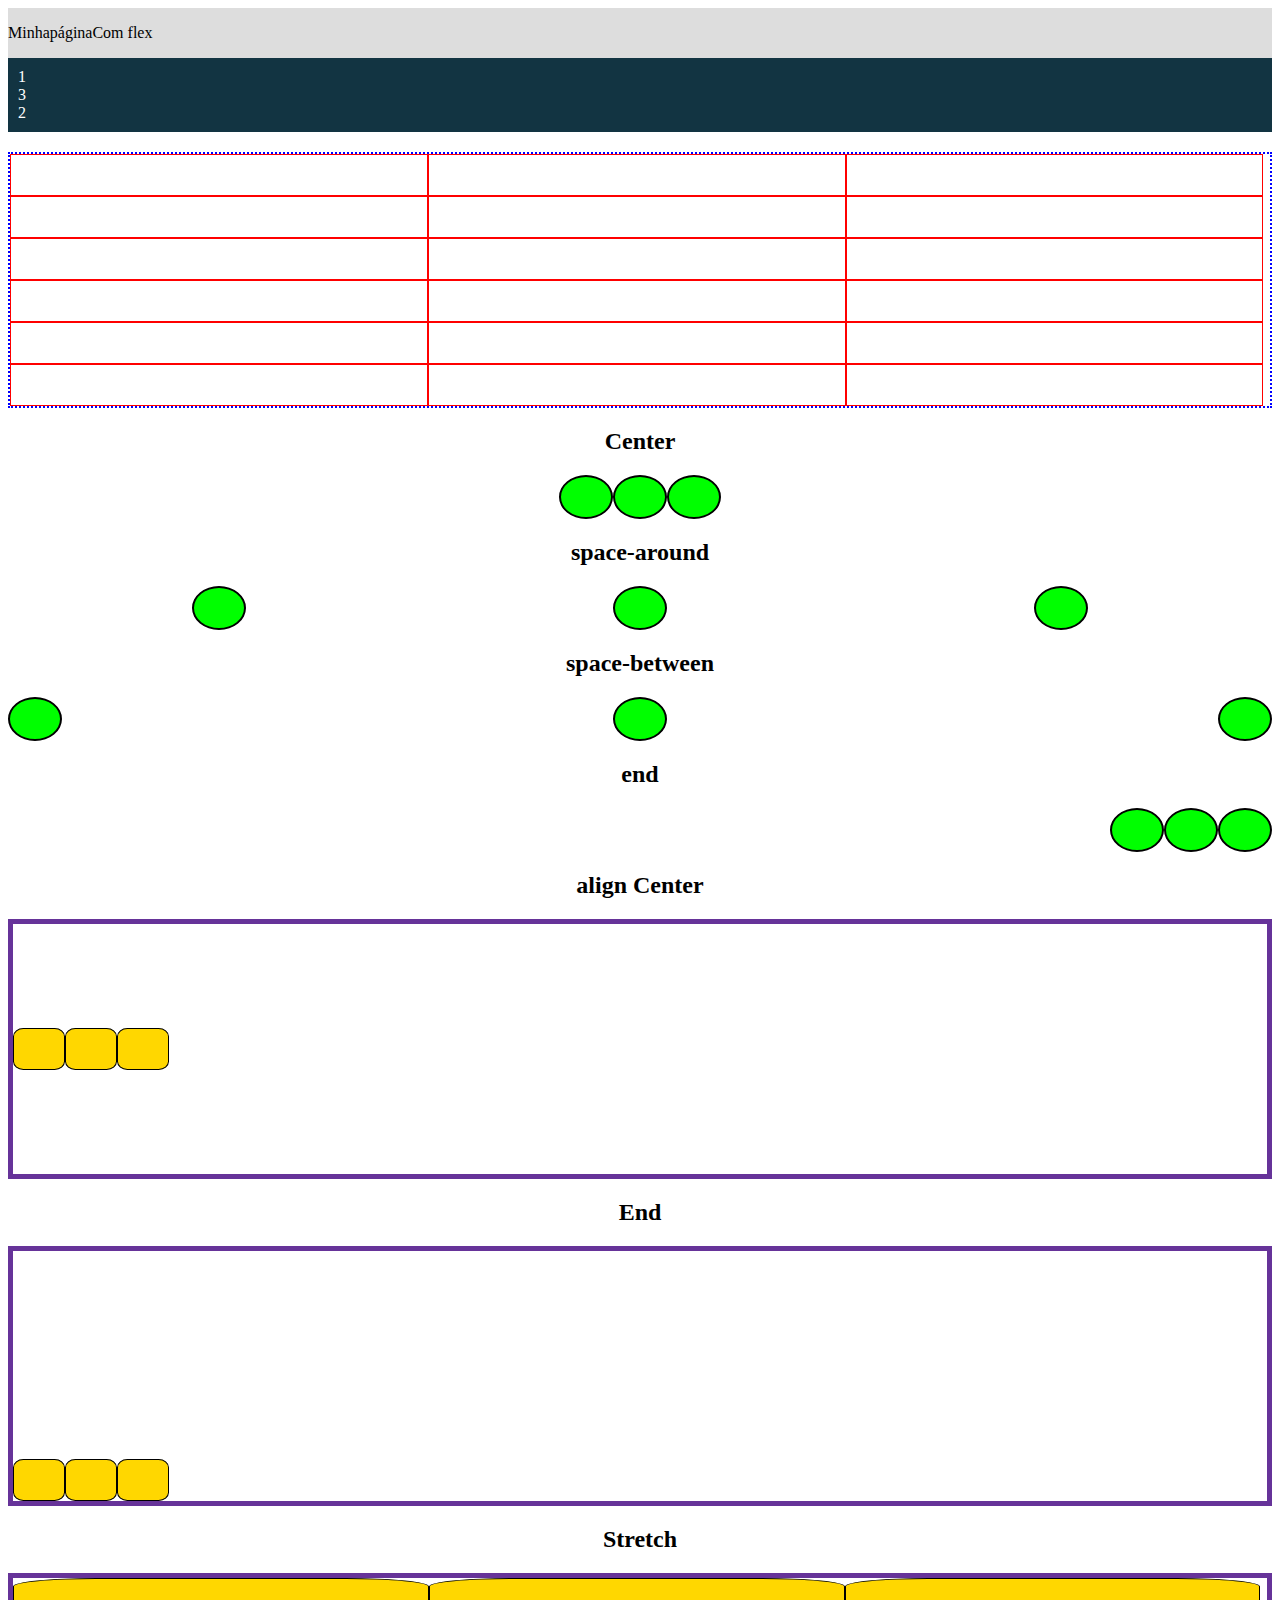
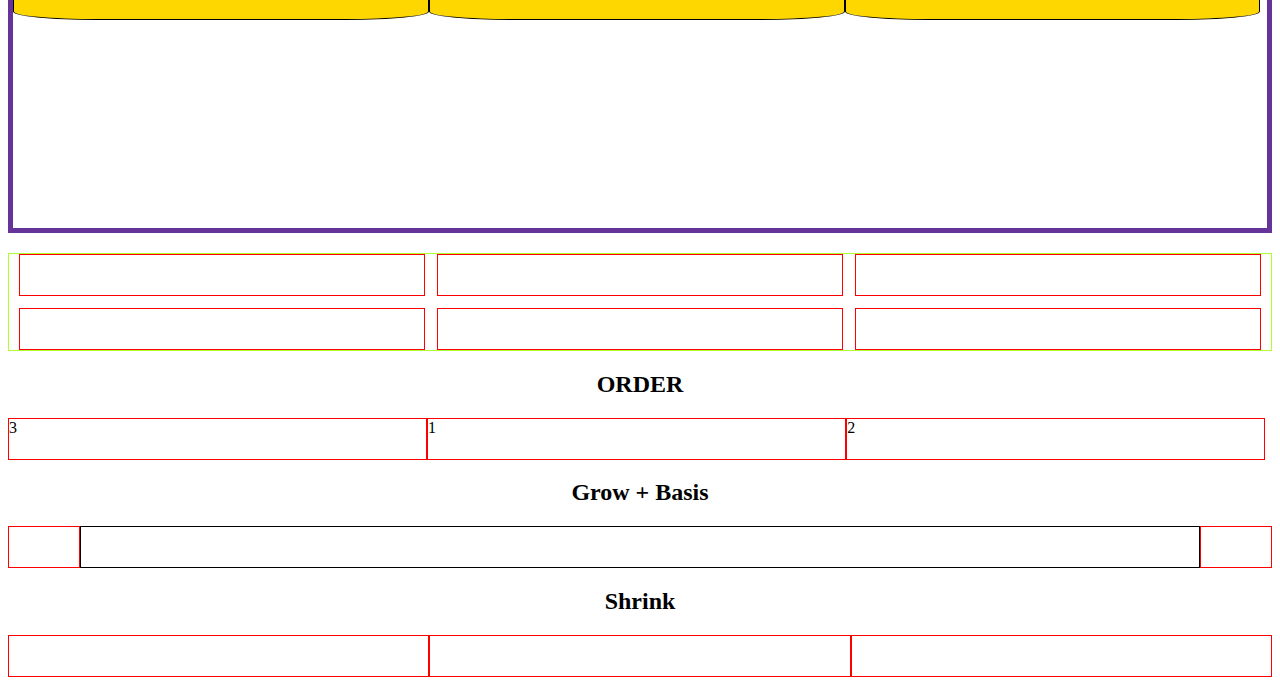
<file: 9_DISPLAY FLEX/index.html>
<!DOCTYPE html>
<html lang="en">
  <head>
    <meta charset="UTF-8" />
    <meta name="viewport" content="width=device-width, initial-scale=1.0" />
    <title>Document</title>
    <link rel="stylesheet" href="style.css" />
  </head>
  <body>
    <!-- Normal Flex-->
    <div class="flex">
      <p>Minha</p>
      <p>página</p>
      <p>Com flex</p>
    </div>

    <!-- flex-direction: colunm; -->

    <div class="flex-collumn">
      <span>1</span>
      <span>3</span>
      <span>2</span>
    </div>

    <!-- flex-wrap: wrap; -->

    <div class="wrap">
      <div class="box"></div>
      <div class="box"></div>
      <div class="box"></div>
      <div class="box"></div>
      <div class="box"></div>
      <div class="box"></div>
      <div class="box"></div>
      <div class="box"></div>
      <div class="box"></div>
      <div class="box"></div>
      <div class="box"></div>
      <div class="box"></div>
      <div class="box"></div>
      <div class="box"></div>
      <div class="box"></div>
      <div class="box"></div>
      <div class="box"></div>
      <div class="box"></div>
    </div>

    <!-- justify content  -->
    <h2>Center</h2>
    <div class="center">
      <div class="box"></div>
      <div class="box"></div>
      <div class="box"></div>
    </div>
    <h2>space-around</h2>
    <div class="space-around">
      <div class="box"></div>
      <div class="box"></div>
      <div class="box"></div>
    </div>
    <h2>space-between</h2>
    <div class="space-between">
      <div class="box"></div>
      <div class="box"></div>
      <div class="box"></div>
    </div>
    <h2>end</h2>
    <div class="end">
      <div class="box"></div>
      <div class="box"></div>
      <div class="box"></div>
    </div>

    <!-- aling items  -->

    <h2>align Center</h2>
    <div class="align-center">
      <div class="box"></div>
      <div class="box"></div>
      <div class="box"></div>
    </div>
    <h2>End</h2>
    <div class="flex-end">
      <div class="box"></div>
      <div class="box"></div>
      <div class="box"></div>
    </div>
    <h2>Stretch</h2>
    <div class="stretch">
      <div class="box"></div>
      <div class="box"></div>
      <div class="box"></div>
    </div>

    <!-- gap -->

    <div class="gap">
      <div class="box"></div>
      <div class="box"></div>
      <div class="box"></div>
      <div class="box"></div>
      <div class="box"></div>
      <div class="box"></div>
    </div>

    <!-- order -->
    <h2>ORDER</h2>
    <div class="order">
      <div id="one" class="box">1</div>
      <div id="two" class="box">2</div>
      <div id="three" class="box">3</div>
    </div>

    <!-- grow -->
    <h2>Grow + Basis</h2>
    <div class="grow">
      <div class="box"></div>
      <div class="box big"></div>
      <div class="box"></div>
    </div>
    <h2>Shrink</h2>
    <div class="shrink">
      <div class="box"></div>
      <div class="box small"></div>
      <div class="box"></div>
    </div>
  </body>
</html>
</file>
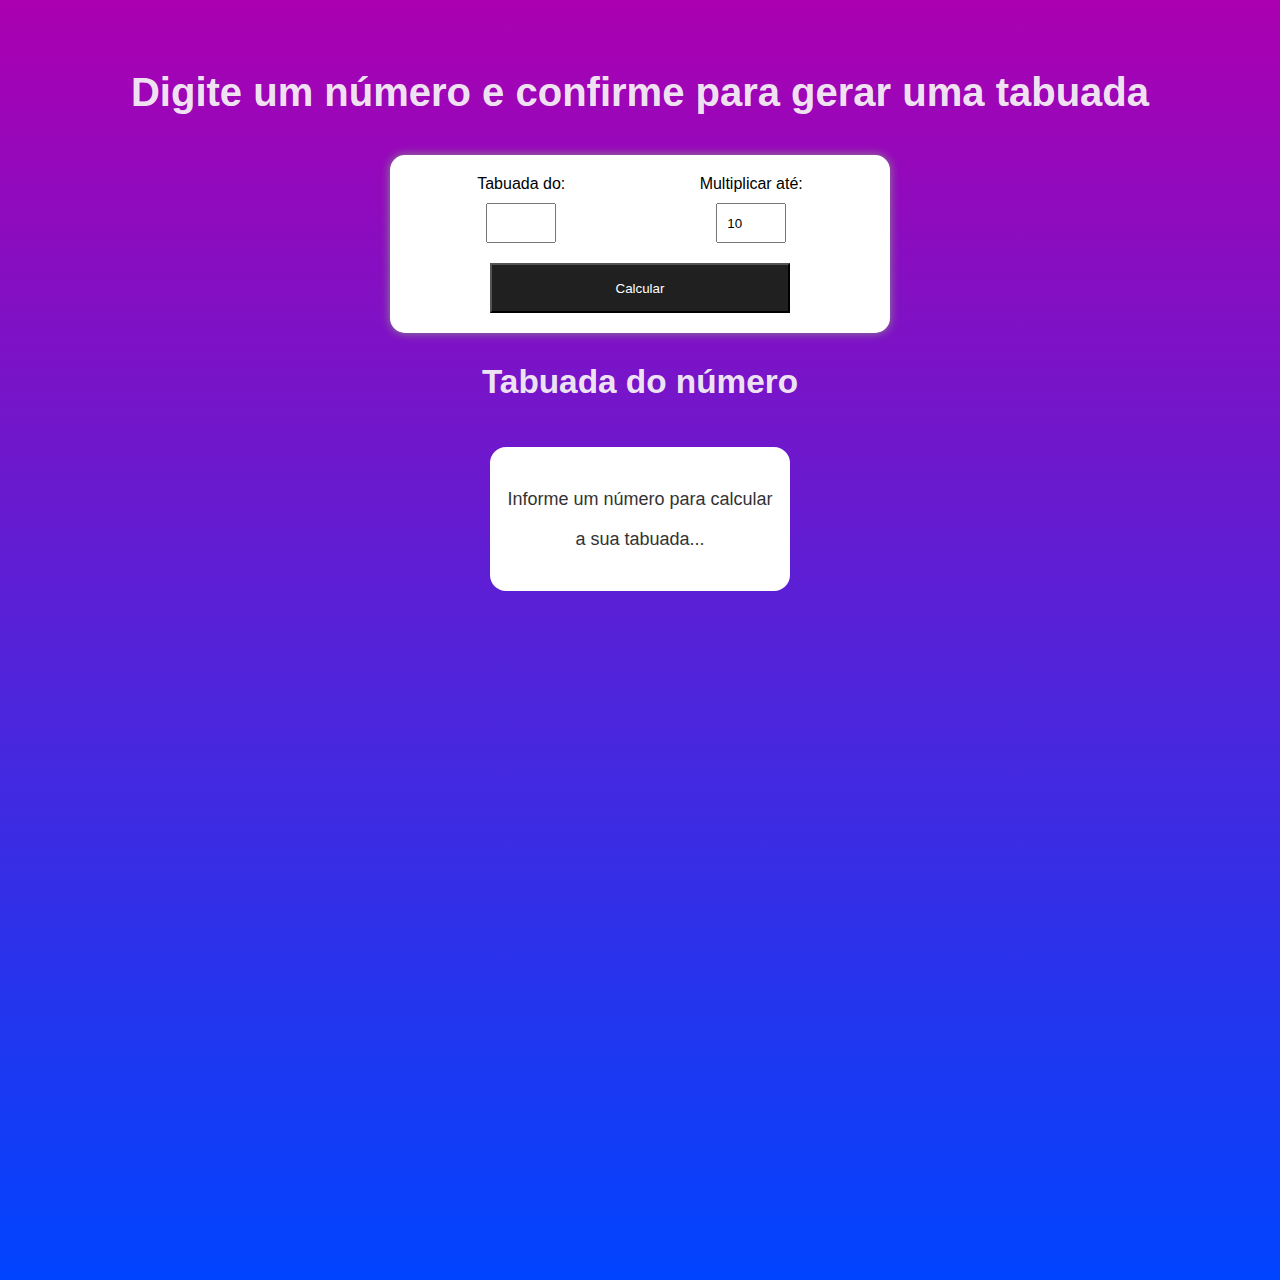
<file: Calculadora de tabuada/index.html>
<!DOCTYPE html>
<html lang="pt-br">
  <head>
    <meta charset="UTF-8" />
    <meta name="viewport" content="width=device-width, initial-scale=1.0" />
    <title>Tabuáda</title>
    <script src="./js/script.js" defer></script>
    <link rel="stylesheet" href="./css/style.css" />
  </head>
  <body>
    <h2>Digite um número e confirme para gerar uma tabuada</h2>
    <form id="multiplication-form">
      <div id="global-container-inputs">
        <div id="inputs">
          <div class="input">
            <label for="number">Tabuada do:</label>
            <input type="number" id="number"  />
          </div>
          <div class="input">
            <label for="multiplicator">Multiplicar até:</label>
            <input type="number" value="10" id="multiplicator"/>
          </div>
        </div>
        <input id="submit" type="submit" value="Calcular" />
      </div>
    </form>
    <h3>Tabuada do número <span class="number"></span></h3>
    <div id="multiplications-operations">
        <p>Informe um número para calcular a sua tabuada...</p>
    </div>
  </body>
</html>
</file>
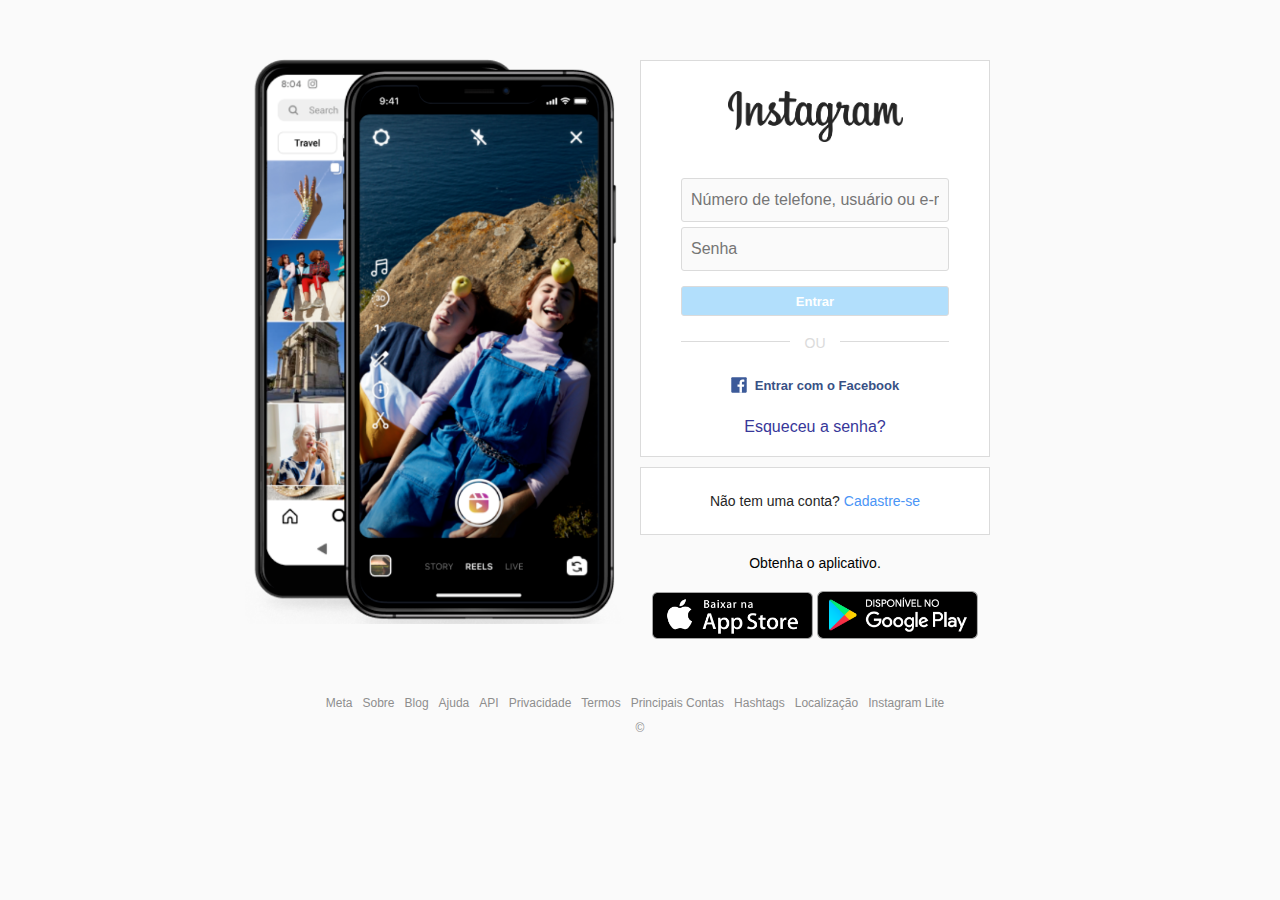
<file: Clone_home_instagram/index.html>
<!DOCTYPE html>
<html lang="en">
  <head>
    <meta charset="UTF-8" />
    <meta http-equiv="X-UA-Compatible" content="IE=edge" />
    <meta name="viewport" content="width=device-width, initial-scale=1.0" />
    <title>Instagram</title>
    <link rel="stylesheet" href="css/styles.css" />
    <link rel="shortcut icon" href="img/favicon.png" type="image/x-icon" />
  </head>
  <body>
    <main>
      <div id="main-container">
        <!-- Banner Container -->
        <div id="banner-container">
          <img src="img/banner2.png" alt="Crie uma conta no Instagram" />
        </div>
        <!-- Login e Registro -->
        <div id="form-container">
          <div id="form-box">
            <img id="logo-insta" src="img/logo_instagram.png" alt="Instagram" />
            <form id="login-form">
              <input  
                type="text"
                name="username"
                placeholder="Número de telefone, usuário ou e-mail"
              />
              <input type="password" name="password" placeholder="Senha" />
              <input type="submit" value="Entrar" />
            </form>
            <div class="separator">
              <div class="line"></div>
              <span>Ou</span>
            </div>
            <div id="other-links">
              <div id="facebook-login">
                <a href="#">
                  <img src="img/logo_facebook.svg" alt="Facebook Login" />
                  <span>Entrar com o Facebook</span>
                </a>
              </div>
              <div id="forgot-pass"><a href="#">Esqueceu a senha?</a></div>
            </div>
          </div>
          <div id="register-container">
            <p>Não tem uma conta? <a href="#">Cadastre-se</a></p>
          </div>
          <div id="get-app-container">
            <p>Obtenha o aplicativo.</p>
            <a href="#"> <img src="img/apple_btn.png" alt="Apple Store" /> </a>
            <a href="#"> <img src="img/gplay_btn.png" alt="Google Play" /> </a>
          </div>
        </div>
      </div>
    </main>
    <footer>
      <nav>
        <ul id="footer-links">
          <li><a href="#">Meta</a></li>
          <li><a href="#">Sobre</a></li>
          <li><a href="#">Blog</a></li>
          <li><a href="#">Ajuda</a></li>
          <li><a href="#">API</a></li>
          <li><a href="#">Privacidade</a></li>
          <li><a href="#">Termos</a></li>
          <li><a href="#">Principais Contas</a></li>
          <li><a href="#">Hashtags</a></li>
          <li><a href="#">Localização</a></li>
          <li><a href="#">Instagram Lite</a></li>
        </ul>
      </nav>
      <p id="copyright">&copy;</p>
    </footer>
  </body>
</html>
</file>
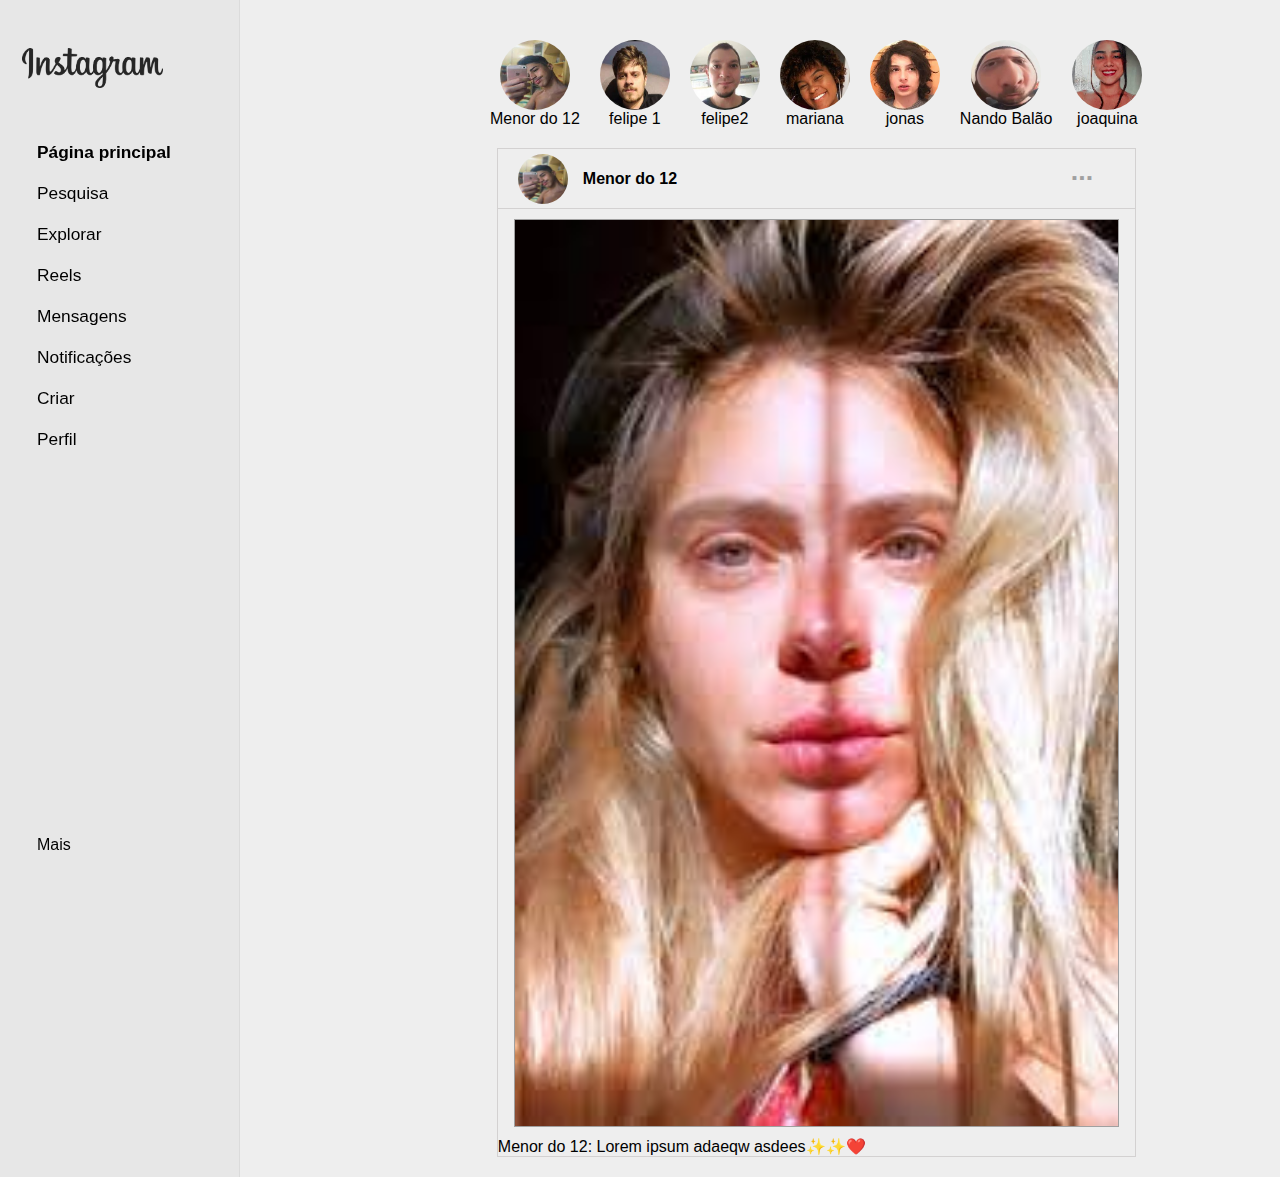
<file: Clone_home_instagram/html/index.html>
<!DOCTYPE html>
<html lang="pt-br">
  <head>
    <meta charset="UTF-8" />
    <meta name="viewport" content="width=device-width, initial-scale=1.0" />
    <title>Instagram</title>
    <link rel="stylesheet" href="../css/style-home.css" />
    <link rel="shortcut icon" href="../img/favicon.png" type="image/x-icon" />
    <link
      rel="stylesheet"
      href="https://cdnjs.cloudflare.com/ajax/libs/font-awesome/6.2.0/css/all.min.css"
      integrity="sha512-xh6O/CkQoPOWDdYTDqeRdPCVd1SpvCA9XXcUnZS2FmJNp1coAFzvtCN9BmamE+4aHK8yyUHUSCcJHgXloTyT2A=="
      crossorigin="anonymous"
      referrerpolicy="no-referrer"
    />
  </head>
  <body>
    <!-- Barra de navegação lateral -->
    <nav>
      <div id="logo-nav">
        <a href="#">
          <img src="../img/logo_instagram.png" alt="Instagram" />
        </a>
      </div>
      <div id="principal-nav">
        <div class="buttons-nav">
          <i class="fa-solid fa-house"></i>
          <p class="principal">Página principal</p>
        </div>
        <div class="buttons-nav">
          <i class="fa-solid fa-magnifying-glass"></i>
          <p>Pesquisa</p>
        </div>
        <div class="buttons-nav">
          <i class="fa-regular fa-compass"></i>
          <p>Explorar</p>
        </div>
        <div class="buttons-nav">
          <i class="fa-solid fa-film"></i>
          <p>Reels</p>
        </div>
        <div class="buttons-nav">
          <i class="fa-regular fa-comment"></i>
          <p>Mensagens</p>
        </div>
        <div class="buttons-nav">
          <i class="fa-regular fa-heart"></i>
          <p>Notificações</p>
        </div>
        <div class="buttons-nav">
          <i class="fa-solid fa-check"></i>
          <p>Criar</p>
        </div>
        <div class="buttons-nav">
          <i class="fa-regular fa-face-smile"></i>
          <p>Perfil</p>
        </div>
      </div>
      <div id="footer-nav">
        <div class="buttons-nav">
          <i class="fa-solid fa-bars"></i>
          <p>Mais</p>
        </div>
      </div>
    </nav>

    <!-- página principal -->
    <main>
      <div class="feed-container">
        <div class="stories-container">
          <div class="storie">
            <img src="../img/stories/storie1.jpg" alt="#" />
            <p>Menor do 12</p>
          </div>
          <div class="storie">
            <img src="../img/stories/storie2.jpg" alt="#" />
            <p>felipe 1</p>
          </div>
          <div class="storie">
            <img src="../img/stories/storie3.jpg" alt="#" />
            <p>felipe2</p>
          </div>
          <div class="storie">
            <img src="../img/stories/storie4.jpg" alt="#" />
            <p>mariana</p>
          </div>
          <div class="storie">
            <img src="../img/stories/storie5.jpg" alt="#" />
            <p>jonas</p>
          </div>
          <div class="storie">
            <img src="../img/stories/storie6.jpg" alt="#" />
            <p>Nando Balão</p>
          </div>
          <div class="storie">
            <img src="../img/stories/storie7.jpg" alt="#" />
            <p>joaquina</p>
          </div>
        </div>
        <div class="feed-container">
          <div class="feed">
            <div class="publication">
              <div class="perfil">
                <div class="img-perfil">
                  <img src="../img/stories/storie1.jpg" alt="" />
                  <p class="nome">Menor do 12</p>
                </div>
                <div class="pontinhos">
                  <p>...</p>
                </div>
              </div>
              <img src="../img/publicações/img1.jpeg" alt="#" />
              <p>Menor do 12: Lorem ipsum adaeqw asdees✨✨❤️</p>
            </div>
          </div>
        </div>
        <div class="mensager-container"></div>
      </div>
      <div class="mensager-conteiner"></div>
    </main>
  </body>
</html>
</file>
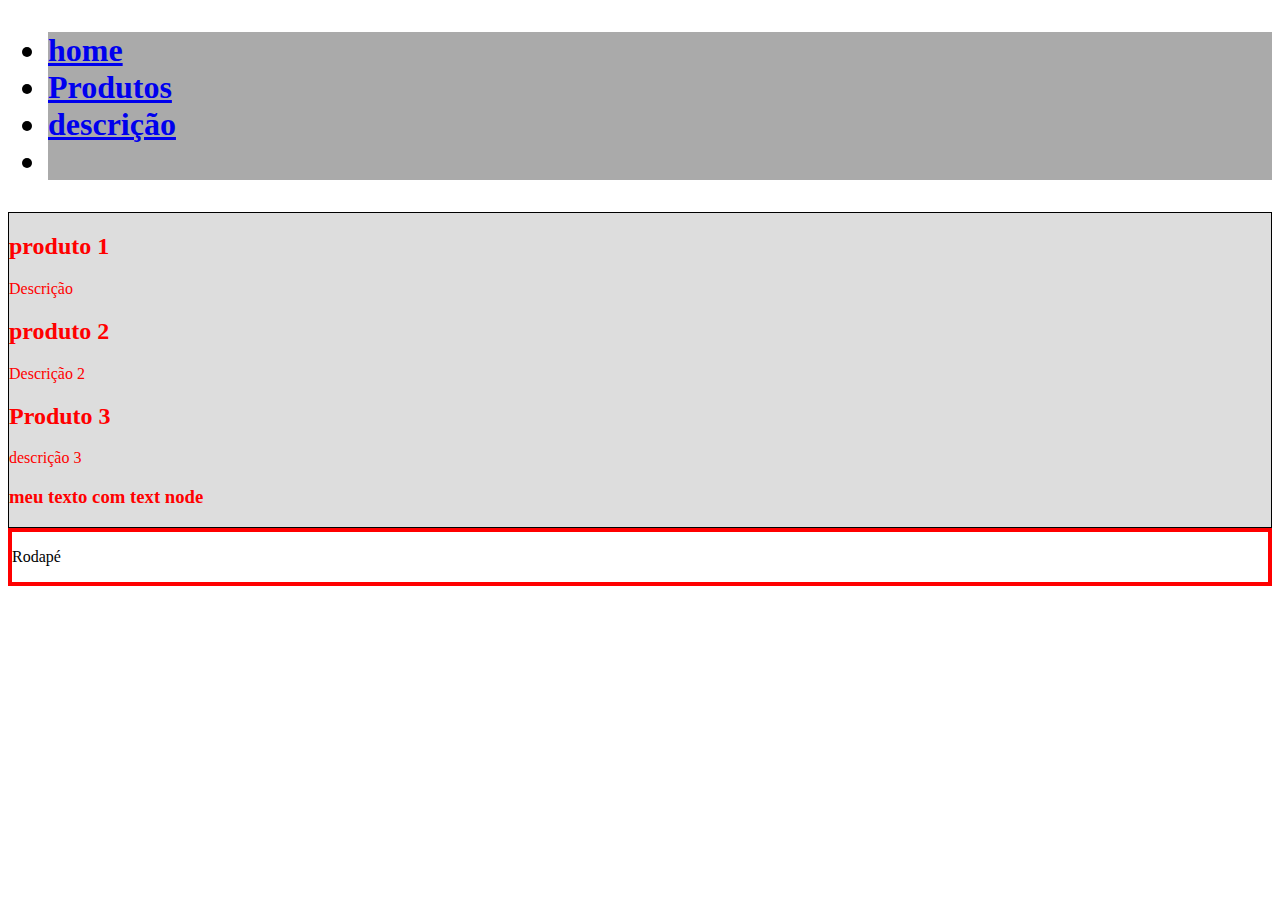
<file: js/DOM/index.html>
<!DOCTYPE html>
<html lang="en">
  <head>
    <meta charset="UTF-8" />
    <meta name="viewport" content="width=device-width, initial-scale=1.0" />
    <title>DOM</title>
    <script src="script.js" defer></script>
    <link rel="stylesheet" href="styles.css" />
  </head>
  <body>
    <header>
      <nav>
        <h1 id="title">
          <ul>
            <li><a href="#">home</a></li>
            <li><a href="#">Produtos</a></li>
            <li><a href="#">descrição</a></li>
          </ul>
        </h1>
      </nav>
    </header>
    <main id="main-container">
        <div class="product">
            <h2>produto 1</h2>
            <p>Descrição</p>
        </div>
        <div class="product">
            <h2>produto 2</h2>
            <p>Descrição 2</p>
        </div>
        <div class="product">
            <h2>Produto 3</h2>
            <p>descrição 3</p>
        </div>
    </main>
    <footer>
        <p>Rodapé</p>
    </footer>
  </body>
</html>
</file>
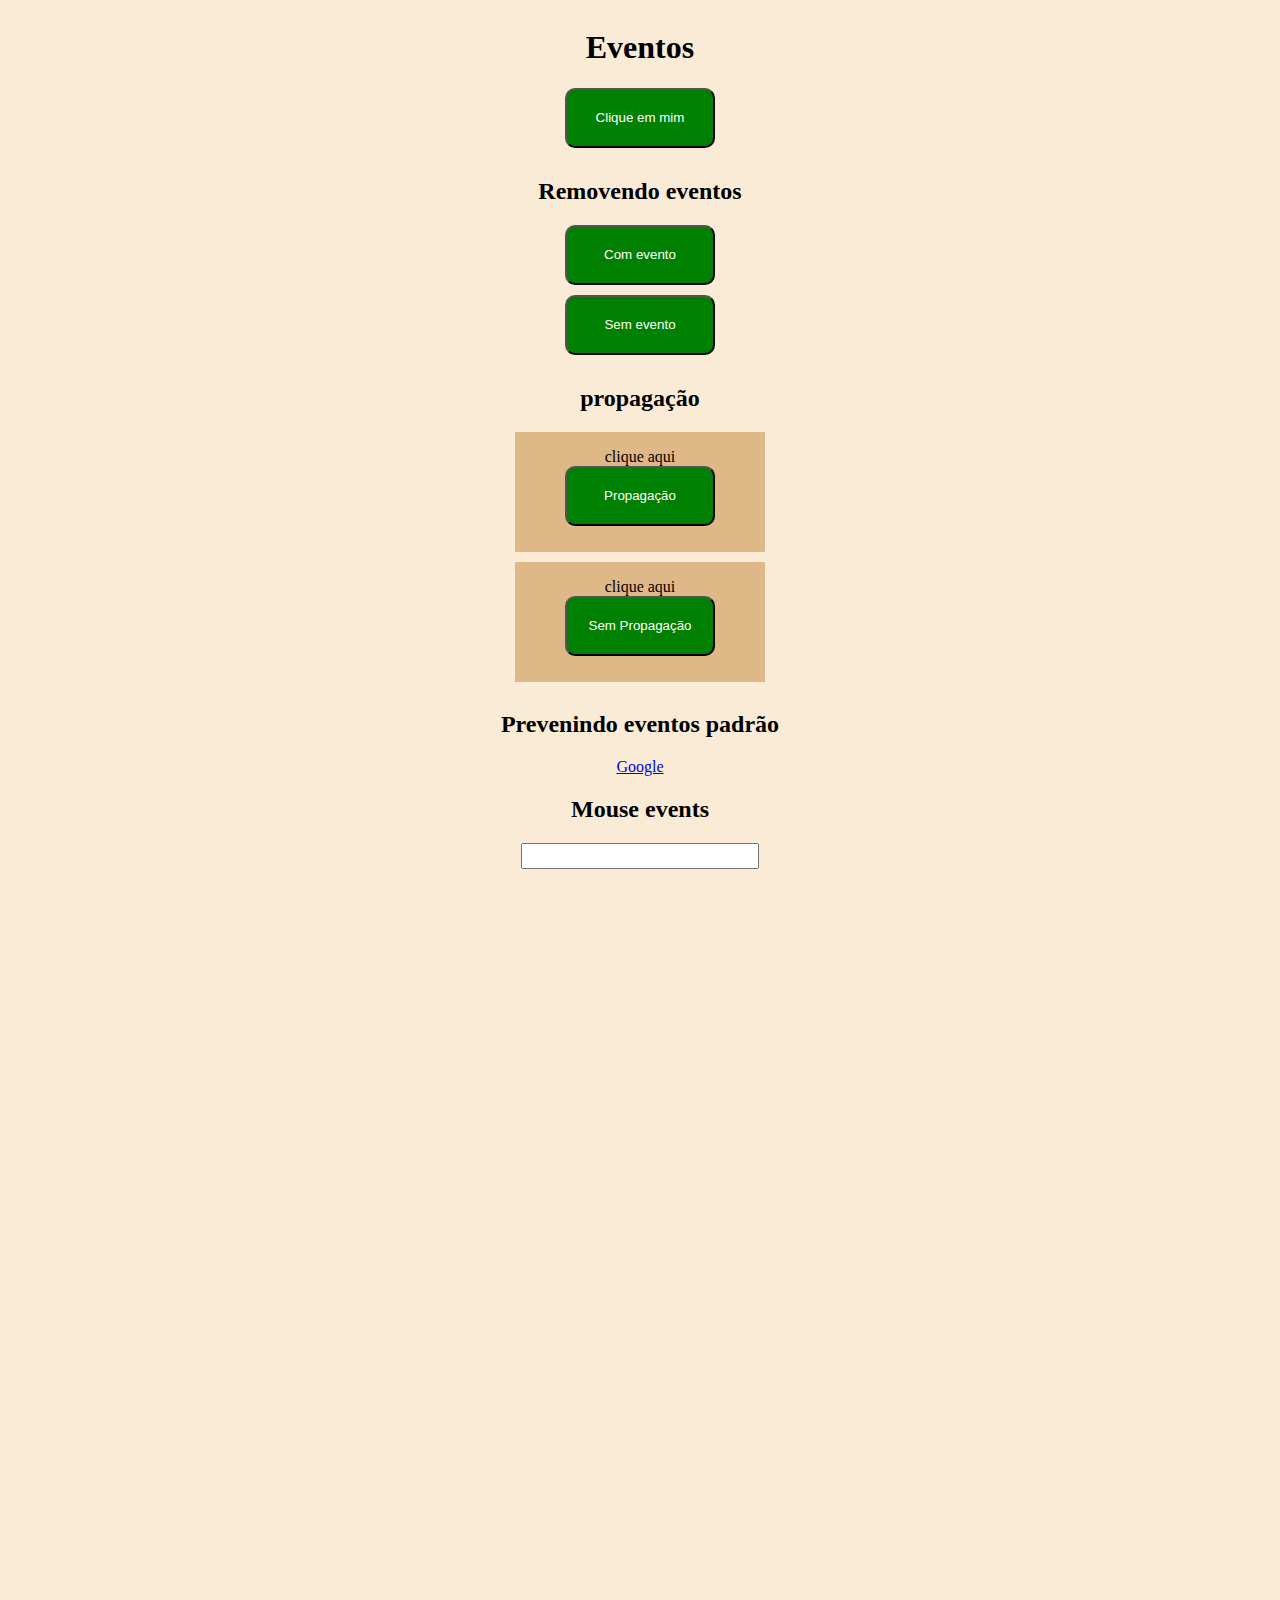
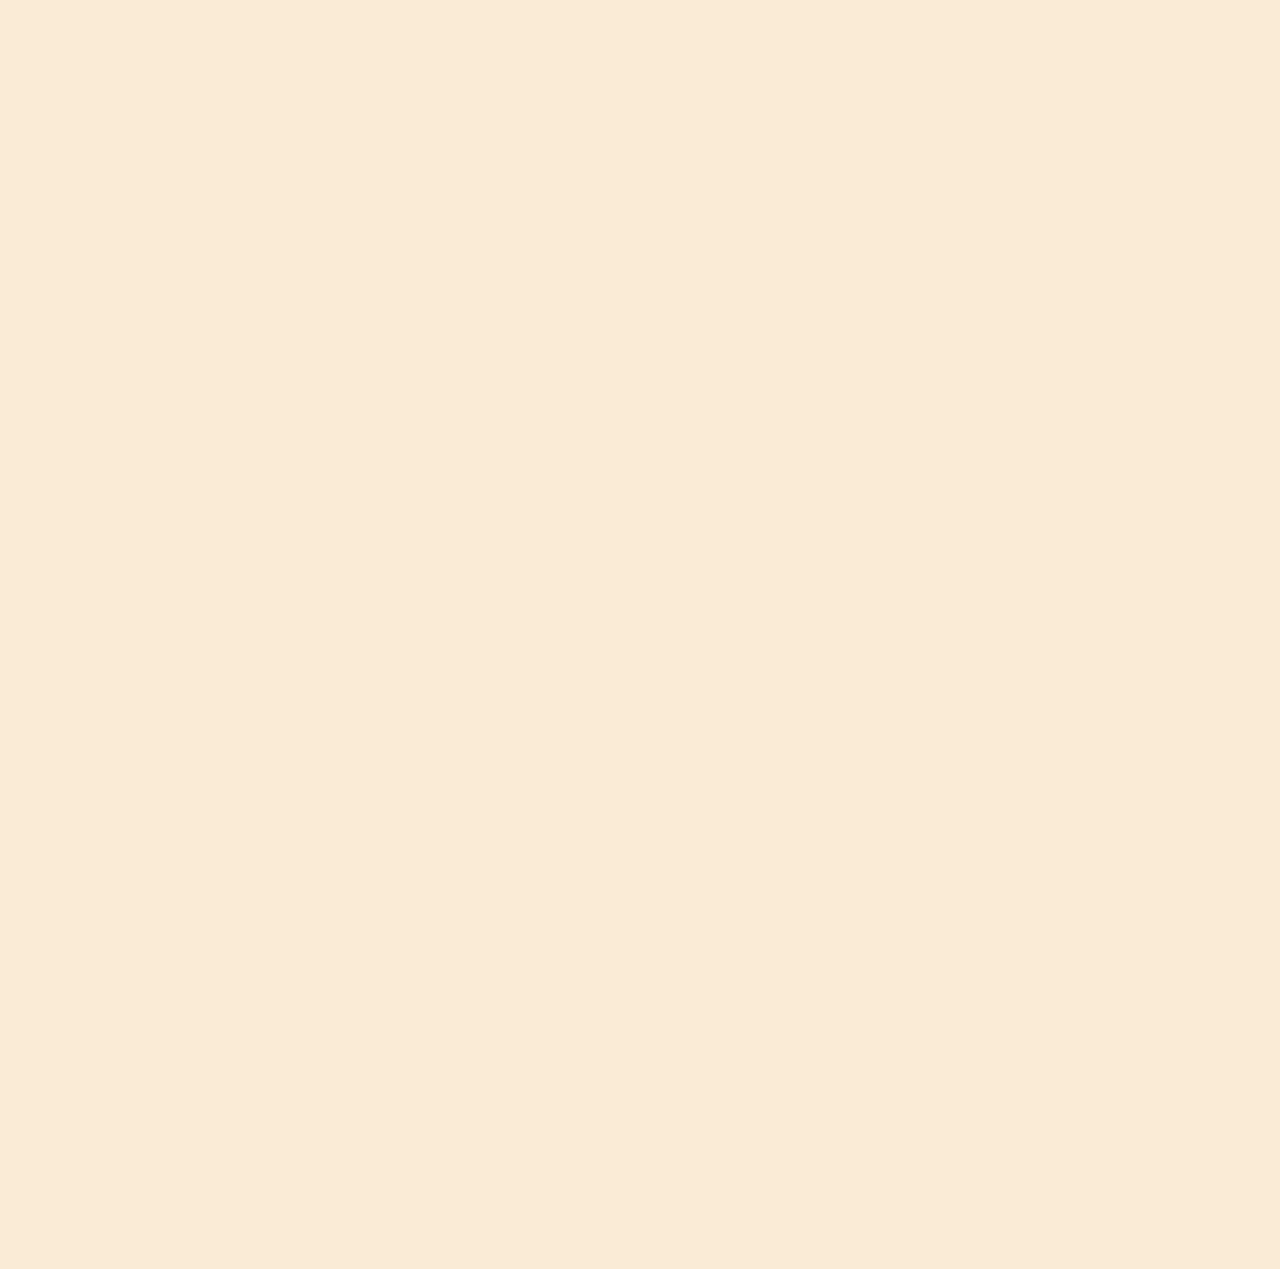
<file: js/eventos/index.html>
<!DOCTYPE html>
<html lang="en">
<head>
    <meta charset="UTF-8">
    <meta name="viewport" content="width=device-width, initial-scale=1.0">
    <title>Document</title>
    <link rel="stylesheet" href="./css/styles.css">
    <script src="./js/script.js" defer></script>
</head>
<body>
    <h1>Eventos</h1>
    <button id="my-button">Clique em mim</button>

    <h2>Removendo eventos</h2>
    <button id="btn">Com evento</button>
    <button id="other-btn">Sem evento</button>

    <h2>propagação</h2>

    <div id="container">
        clique aqui
        <button id="btn-container">Propagação</button>
        
    </div>
    <div id="container2">
        clique aqui
        <button id="btn-container2">Sem Propagação</button>
    </div>

    <h2>Prevenindo eventos padrão</h2>
    <a href="https://www.google.com">Google</a>

    <h2 id="mouseEvents">Mouse events</h2>

    <input type="text" id="text">
</body>
</html>
</file>
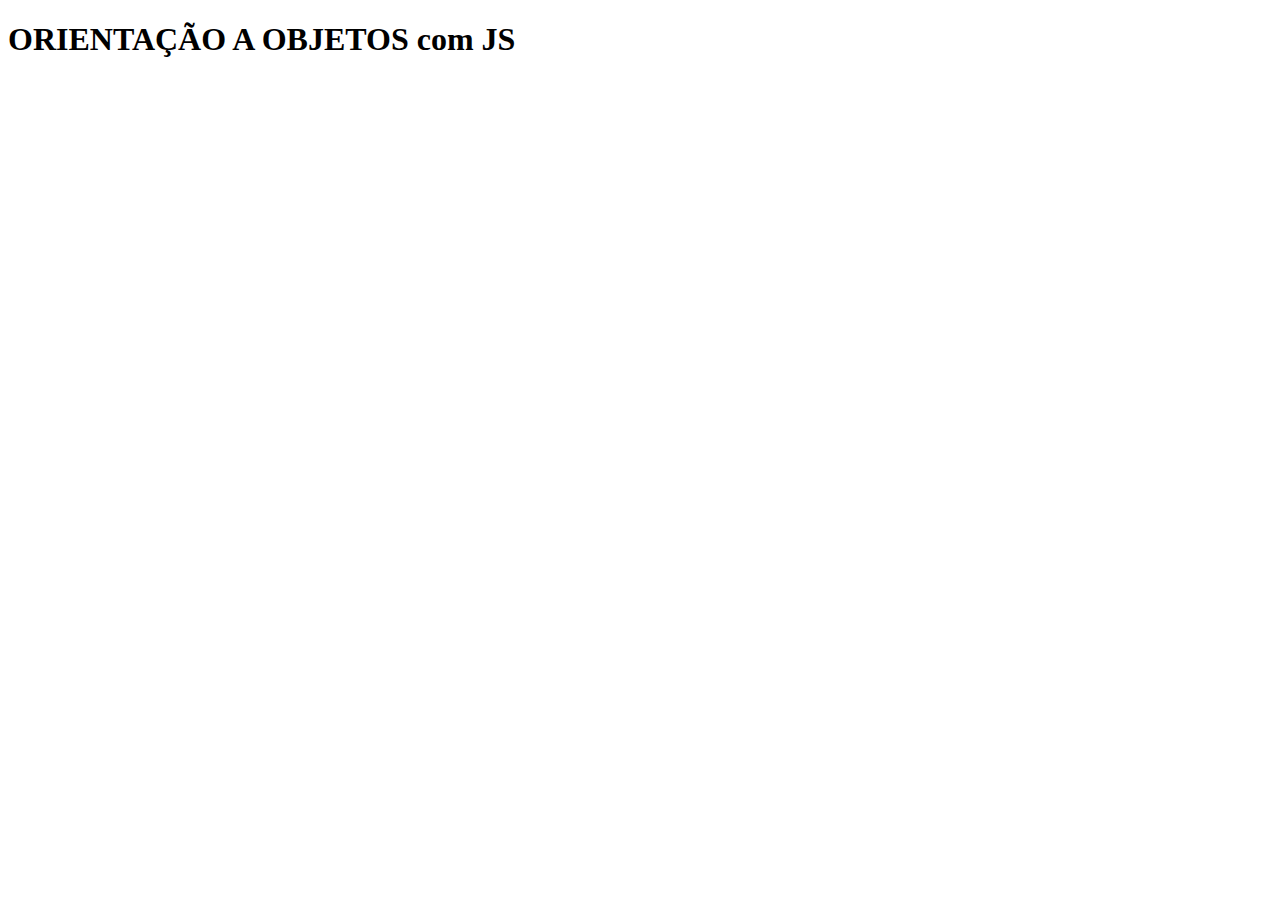
<file: js/ORIENTAÇÃO A OBJETOS/index.html>
<!DOCTYPE html>
<html lang="en">
<head>
    <meta charset="UTF-8">
    <meta name="viewport" content="width=device-width, initial-scale=1.0">
    <title>ORIENTAÇÃO A OBJETOS</title>
    <script src="script.js"></script>
</head>
<body>
    <H1>ORIENTAÇÃO A OBJETOS com JS</H1>
</body>
</html>
</file>
<file: 9_DISPLAY FLEX/style.css>
.flex {
  display: flex;
  background-color: #ddd;
}

.flex-collumn {
  display: flex;
  flex-direction: column;
  background-color: #123442;
  color: white;
  padding: 10px;
  margin-bottom: 20px;
}

.wrap {
  display: flex;
  flex-wrap: wrap;
  margin-bottom: 20px;
  border: blue 2px dotted;
}

.box {
  height: 40px;
  width: 33%;
  border: 1px solid red;
}

h2 {
  display: flex;
  justify-content: center;
  margin-bottom: 20px;
}

.center > .box,
.space-around > .box,
.space-between > .box,
.end > .box {
  width: 50px;
  background-color: #00ff00;
  border: 2px double black;
  border-radius: 50%;
}

.center,
.space-around,
.space-between,
.end {
  display: flex;
  justify-content: center;
}

.space-around {
    justify-content: space-around;
}

.space-between {
    justify-content: space-between;
}

.end {
    justify-content: end;
}

/* align items */

.align-center,
.stretch,
.flex-end {
    display: flex;
    margin-bottom: 20px;
    height: 250px;
    border: 5px solid rebeccapurple;
}

.align-center > .box,
.flex-end > .box {
    width: 	50px;
    background-color: gold;
    border: 1px solid black;
    border-radius: 20%; 
}

.align-center {
    align-items: center;
}

.flex-end {
    align-items: flex-end;
}
.stretch > .box {
    background-color: gold;
    border: 1px solid black;
    border-radius: 20%;
}

.stretch {
    align-items: stretch;
}

 /* gap */


.gap {
    display: flex;
    flex-wrap: wrap;
    justify-content: center;
    border: 1px solid greenyellow;
    gap: 12px;
}

.gap > .box {
    width: 32%;
}

/* order */

.order {
    display: flex;
}

#one {
    order: 2;
}

#two {
    order: 3;
}

#three {
    order: 1;
}

/* grow + basis*/

.grow {
    display: flex; 

}

.grow > .box {
    flex-basis: 70px;
    width: auto;
}

.big {
    flex: 2;
    border: 1px solid;
}

/* shrink */

.shrink {
    display: flex;
}

.shrink > .box {
    flex-grow: 1;
    flex-shrink: 1;
    flex-basis: 250px;
    width: auto;
}

.shrink > .small {
    flex-shrink: 2;
}
</file>
<file: Calculadora de tabuada/css/style.css>
:root {
  --color1: rgb(171, 0, 177);
  --color2: #0044ff;
  --textcolor: #f0f0f0ee;
}

* {
  margin: 0;
  padding: 0;
  box-sizing: border-box;
  font-family: Helvetica;
}

body {
  background: linear-gradient(rgb(171, 0, 177), #0044ff);
  text-align: center;
  display: flex;
  flex-direction: column;
  width: 100vw;
  height: 100vw;
}

h2 {
  font-size: 30pt;
  margin-top: 70px;
  color: #f8f8f8ee;
}

h3 {
  font-size: 25pt;
  margin-top: 30px;
  margin-bottom: 30px;
  color: #f8f8f8ee;
}

#global-container-inputs {
  background-color: white;
  height: 178px;
  width: 500px;
  margin: 0 auto;
  margin-top: 40px;
  border-radius: 15px;
  box-shadow: 0 0 10px rgb(138, 138, 138);
}

#inputs {
  display: flex;
  justify-content: space-around;
  padding: 20px;
}

.input {
  display: flex;
  flex-direction: column;
  justify-content: center;
}
.input > input {
  height: 40px;
  width: 70px;
  margin: 0 auto;
  margin-top: 10px;
  padding: 9px;
}

#submit {
  height: 50px;
  width: 60%;
  background-color: rgb(32, 32, 32);
  color: white;
}

#submit:hover {
  transition: 0.5s;
  background-color: rgb(29, 146, 0);
  color: aliceblue;
  border: none;
  cursor: pointer;
  box-shadow: 0 0 10px rgb(49, 49, 49);
}

#multiplications-operations {
    display: flex;
    flex-direction: column;
    align-items: center;
    max-width: 300px;
    margin: 1rem auto;
    padding: 2rem 1rem;
    background-color: #fff;
    border-radius: 1rem;
    color: #333;
}

#multiplications-operations p {
  font-size: large;
  line-height: 40px;
}

.row {
  display: flex;
  justify-content: center;
  border: 1px solid #ccc;
  border-bottom: none;
  padding: 0.5rem;
  width: 150px;
  text-align: center;
}

.row:last-child {
    border-bottom: 1px solid #ccc
}

.result {
    margin-left: 0.4rem;
}
</file>
<file: Clone_home_instagram/css/styles.css>
* {
  margin: 0;
  padding: 0;
  box-sizing: border-box;
  font-family: Helvetica;
}
body {
  background-color: #fafafa;
}
/* CONTAINERS */
#main-container {
  display: flex;
  margin-top: 30px;
}

#banner-container,
#form-container {
  flex: 1 1 0;
  width: 50%;
}

#banner-container {
  text-align: right;
}

#banner-container img {
  width: 100%;
  margin-right: 15px;
  margin-top: 25px;
  max-width: 380px;
}

#form-container {
  text-align: center;
}

/* LOGIN FORM  */

#form-box {
  background-color: #fff;
  border: 1px solid #dbdbdb;
  width: 350px;
  margin-top: 30px;
}

#logo-insta {
  width: 175px;
  height: 51px;
  margin: 30px auto 12px;
}

#login-form {
  margin-top: 20px;
}

#login-form > input {
  display: block;
  font-size: 12pt;
  padding: 12px 9px;
  background-color: #fafafa;
  border: 1px solid #dbdbdb;
  border-radius: 3px;
  margin: 5px auto;
  width: 268px;
}

#login-form input[type="submit"] {
  background-color: #b2dffc;
  color: #fff;
  margin-top: 15px;
  height: 30px;
  font-size: 13px;
  padding: 0;
  font-weight: bold;
}

/* SEPARADOR  */

.separator {
  position: relative;
}

.line {
  border-top: 1px solid #dbdbdb;
  width: 268px;
  margin: 25px auto 35px;
}

.separator > span {
  position: absolute;
  color: #dbdbdb;
  text-transform: uppercase;
  background-color: #fff;
  top: -6px;
  width: 50px;
  margin-left: -25px;
  font-size: 14px;
}

/* FACEBOOK LOGIN  */

#facebook-login {
  margin-bottom: 25px;
}

#facebook-login > a {
  text-decoration: none;
  color: #385185;
  display: flex;
  align-items: center;
  justify-content: center;
}

#facebook-login img {
  width: 16px;
  height: 16px;
  margin-right: 8px;
}

#facebook-login span {
  font-weight: bold;
  font-size: 13px;
  margin-top: 1px;
}

/* FORGOT PASSWORD  */

#forgot-pass {
  margin-bottom: 20px;
  font-size: 12pt;
}

#forgot-pass a {
  text-decoration: none;
  color: #373799;
}

/* REGISTER  */

#register-container {
  background-color: #fff;
  border: 1px solid #dbdbdb;
  width: 350px;
  padding: 25px;
  margin-top: 10px;
}

#register-container p {
  font-size: 14px;
  color: #262626;
}

#register-container a {
  font-size: 14px;
  text-decoration: none;
  color: #4a95f6;
}

/* GET APP  */

#get-app-container {
  text-align: center;
  width: 350px;
}

#get-app-container p {
  margin: 20px 0;
  font-size: 14px;
}

#get-app-container a {
  text-decoration: none;
}

#get-app-container img {
  height: auto;
  width: 46%;
}

/* FOOTER  */

footer {
  text-align: left;
  width: 1000px;
  margin: 50px auto;
  display: flex;
  flex-direction: column;
  justify-content: center;
  align-items: center;
}

footer #footer-links {
  display: flex;
  list-style: none;
}

#footer-links li {
  margin-right: 10px;
}
#footer-links a,
#copyright {
  text-decoration: none;
  color: #8e8e8e;
  font-size: 12px;
}

#copyright {
  margin-top: 10px;
}

/* MOBILE  */

@media (max-width: 450px) {
  body {
    background-color: #fff;
  }

  #banner-container {
    display: none;
  }

  #main-container,
  #form-box {
    margin-top: 0;
  }

  #form-container,
  #form-box,
  #register-container,
  #get-app-container {
    width: 100%;
    border: none;
  }

  footer {
    width: 90%;
  }

  #footer-links {
    flex-wrap: wrap;
    justify-content: center;
    margin-bottom: 10px;
  }
}
</file>
<file: Clone_home_instagram/css/style-home.css>
* {
  margin: 0;
  padding: 0;
  box-sizing: border-box;
  font-family: Helvetica;
}

body {
  background-color: #eee;
  display: flex;
}
.principal-container {
  display: flex;
}
main {
  display: flex;
}
nav {
  width: 240px;
  border-right: 1px solid #dbdbdb;
  height: 100vw;
  position: fixed;
  display: flex;
  flex-direction: column;
  padding: 8px 12px 20px;
  background-color: #e6e6e6dd;
}

#logo-nav {
  margin: 40px 0 40px 10px;
}

#logo-nav img {
  height: 40px;
}

#principal-nav {
  font-size: 13pt;
  margin-bottom: 170%;
}

.buttons-nav {
  padding: 10px 15px;
  display: flex;
  align-items: center;
}

.buttons-nav:hover {
  background-color: #d3d1d1;
  border-radius: 20px;
  transition: 0.3s;
}

.buttons-nav p {
  margin-left: 10px;
}

.buttons-nav i {
  font-size: 20pt;
}

#footer-nav {
  display: absolute;
  bottom: 0px;
}

.principal {
  font-weight: bold;
}

/* página principal  */

.stories-container {
  display: flex;
}

.storie {
  height: auto;
  width: auto;
  margin: 0 10px;
  text-align: center;
  align-items: center;
  
}
.storie img {
  display: block;
  height: 70px;
  width: 70px;
  border-radius: 50%;
  margin: 0 auto;
}
.storie:hover {
  cursor: pointer;
}
/* stories  */
main {
  width: 100vw;
  margin-left: 480px;
  margin-top: 40px;
}

.feed-container {
  display: block;

}

.feed {
  
  margin: 20px 0;
}

.perfil {
  width: 100%;
  height: 60px;
  display: flex;
  align-items: center;
  border-bottom: 1px solid #d3d1d1;
}
.img-perfil {
  width: 90%;
  display: flex;
  align-items: center;
}
.perfil img {
  height: 50px;
  width: 50px;
  border-radius: 50%;
  margin-left: 20px;
}

.perfil .nome {
  font-weight: bold;
  margin-left: 15px;
}
.pontinhos {
  display: flex;
  width: 10%;
  height: 100%;
  right: 20px;
}
.pontinhos:hover {
  cursor: pointer;
}

.pontinhos p{
  font-weight: bold;
  color: #a0a0a0;
  font-size: 20pt;
  line-height: 45px
}

.publication{
  width: 95%;
  margin: 20px auto;
  border: 1px solid #d3d1d1; 
}

.publication > img {
  width: 95%;
  display: flex;
  margin: 10px auto;
  border: #a0a0a0 1px solid;
}
</file>
<file: js/DOM/styles.css>
footer {
    border: 4px solid red; 
}
</file>
<file: js/eventos/css/styles.css>
body {
    margin-bottom: 2000px;
    display: flex;
    flex-direction: column;
    text-align: center;
    background-color: antiquewhite;
}

button {
    width: 150px;
    height:60px;
    margin: 0 auto;
    margin-bottom: 10px;
    border-radius: 10px;
    background-color: green;
    color: white;
}

#container, #container2 {
    width: 250px;
    height:120px;
    background-color: burlywood;
    margin: 0 auto;
    display: flex;
    flex-direction: column;
    align-items: center;
    justify-content: center;
    margin-bottom: 10px;
}

input {
    height: 20px;
    width: 230px;
    margin: 0 auto;
}
</file>
